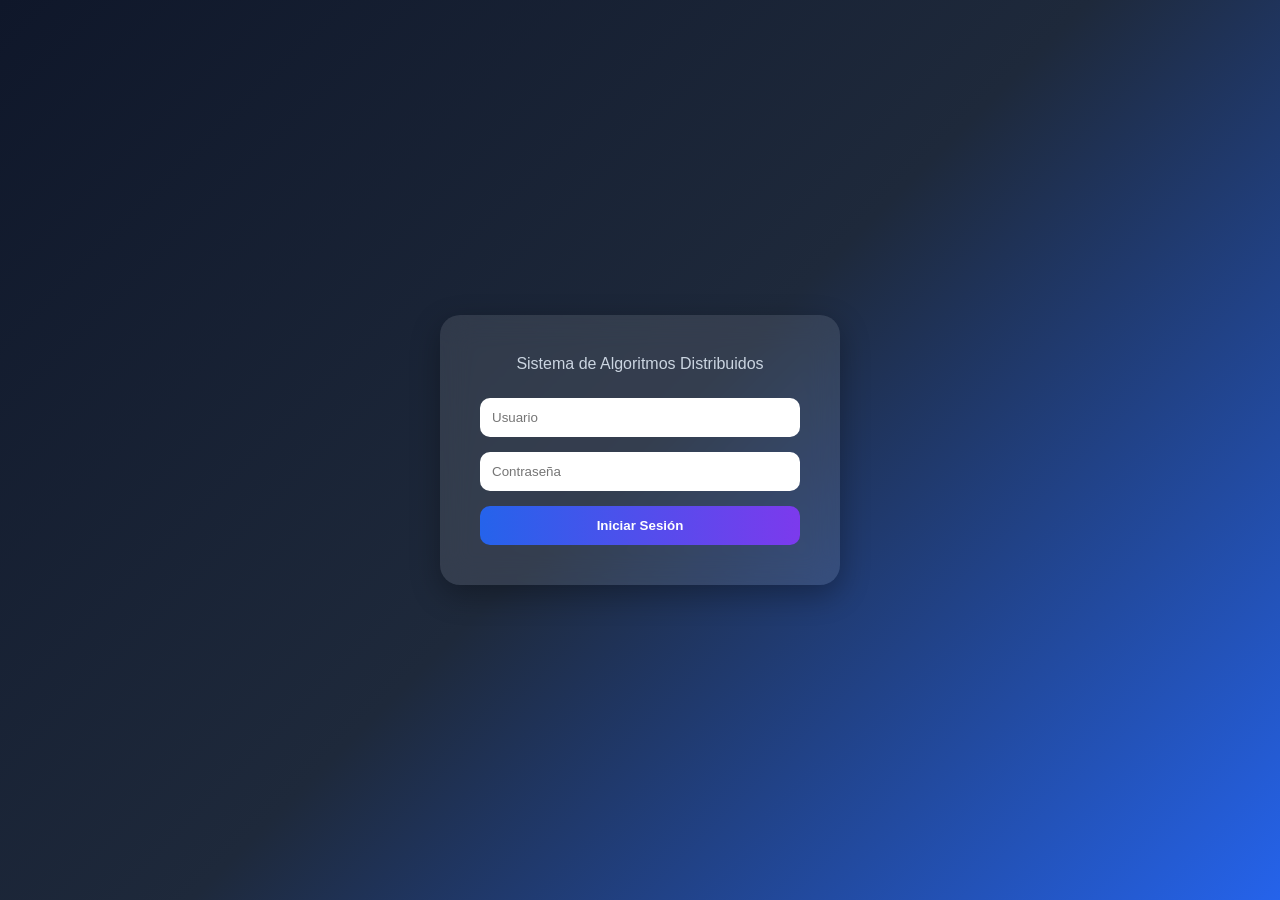
<file: index.html>
<!DOCTYPE html>
<html lang="es">

<head>

<meta charset="UTF-8">

<meta http-equiv="refresh" content="0; url=login.html">

<title>Redireccionando...</title>

</head>

<body>

</body>

</html>
</file>
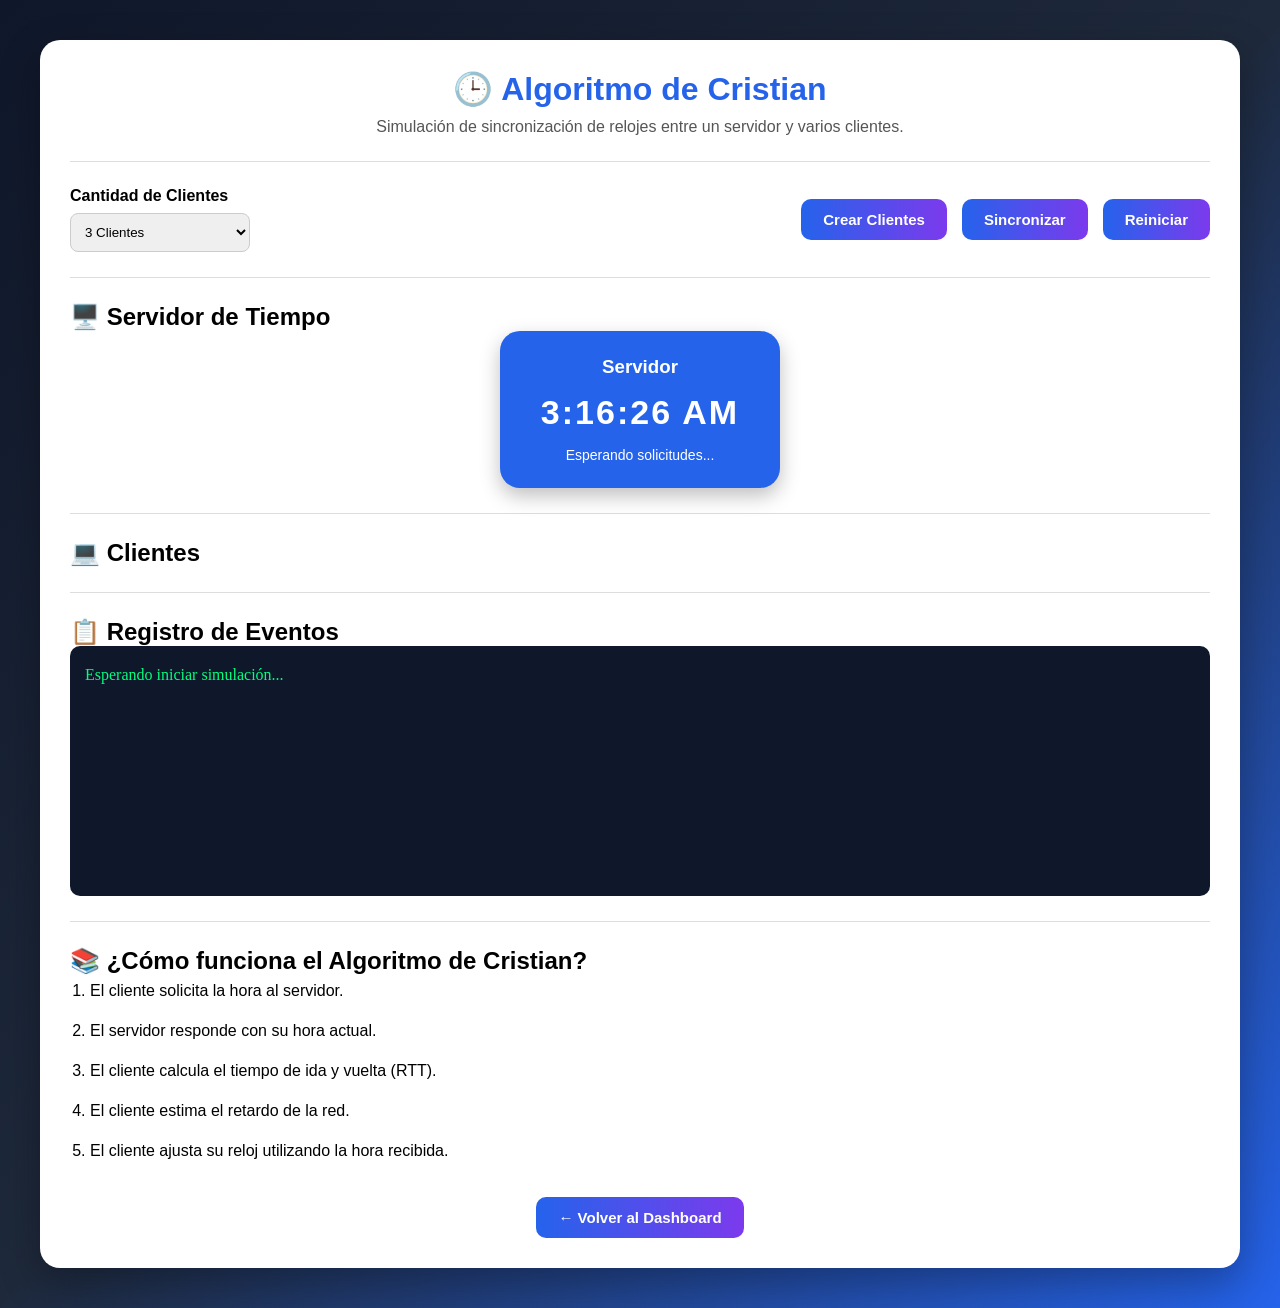
<file: cristian.html>
<!DOCTYPE html>
<html lang="es">

<head>

    <meta charset="UTF-8">

    <meta name="viewport" content="width=device-width, initial-scale=1.0">

    <title>SimuSync | Algoritmo de Cristian</title>

    <link rel="stylesheet" href="cristian.css">

</head>

<body>

    <div class="contenedor">

        <header>

            <h1>🕒 Algoritmo de Cristian</h1>

            <p>
                Simulación de sincronización de relojes entre un servidor y varios clientes.
            </p>

        </header>

        <hr>

        <section class="panel-control">

            <div>

                <label>

                    Cantidad de Clientes

                </label>

                <select id="cantidadClientes">

                    <option value="2">2 Clientes</option>
                    <option value="3" selected>3 Clientes</option>
                    <option value="4">4 Clientes</option>
                    <option value="5">5 Clientes</option>

                </select>

            </div>

            <div class="botones">

                <button id="btnCrear">

                    Crear Clientes

                </button>

                <button id="btnSincronizar">

                    Sincronizar

                </button>

                <button id="btnReiniciar">

                    Reiniciar

                </button>

            </div>

        </section>

        <hr>

        <section>

            <h2>🖥️ Servidor de Tiempo</h2>

            <div class="servidor">

                <div class="card-servidor">

                    <h3>Servidor</h3>

                    <div id="horaServidor" class="reloj">

                        00:00:00

                    </div>

                    <span class="estado-servidor">

                        Esperando solicitudes...

                    </span>

                </div>

            </div>

        </section>

        <hr>

        <section>

            <h2>💻 Clientes</h2>

            <div id="clientes" class="clientes">

            </div>

        </section>

        <hr>

        <section>

            <h2>📋 Registro de Eventos</h2>

            <div id="registro" class="registro">

                Esperando iniciar simulación...

            </div>

        </section>

        <hr>

        <section>

            <h2>📚 ¿Cómo funciona el Algoritmo de Cristian?</h2>

            <ol class="explicacion">

                <li>El cliente solicita la hora al servidor.</li>

                <li>El servidor responde con su hora actual.</li>

                <li>El cliente calcula el tiempo de ida y vuelta (RTT).</li>

                <li>El cliente estima el retardo de la red.</li>

                <li>El cliente ajusta su reloj utilizando la hora recibida.</li>

            </ol>

        </section>

        <div class="volver">

            <button onclick="location.href='dashboard.html'">

                ← Volver al Dashboard

            </button>

        </div>

    </div>

    <script src="cristian.js"></script>

</body>

</html>
</file>
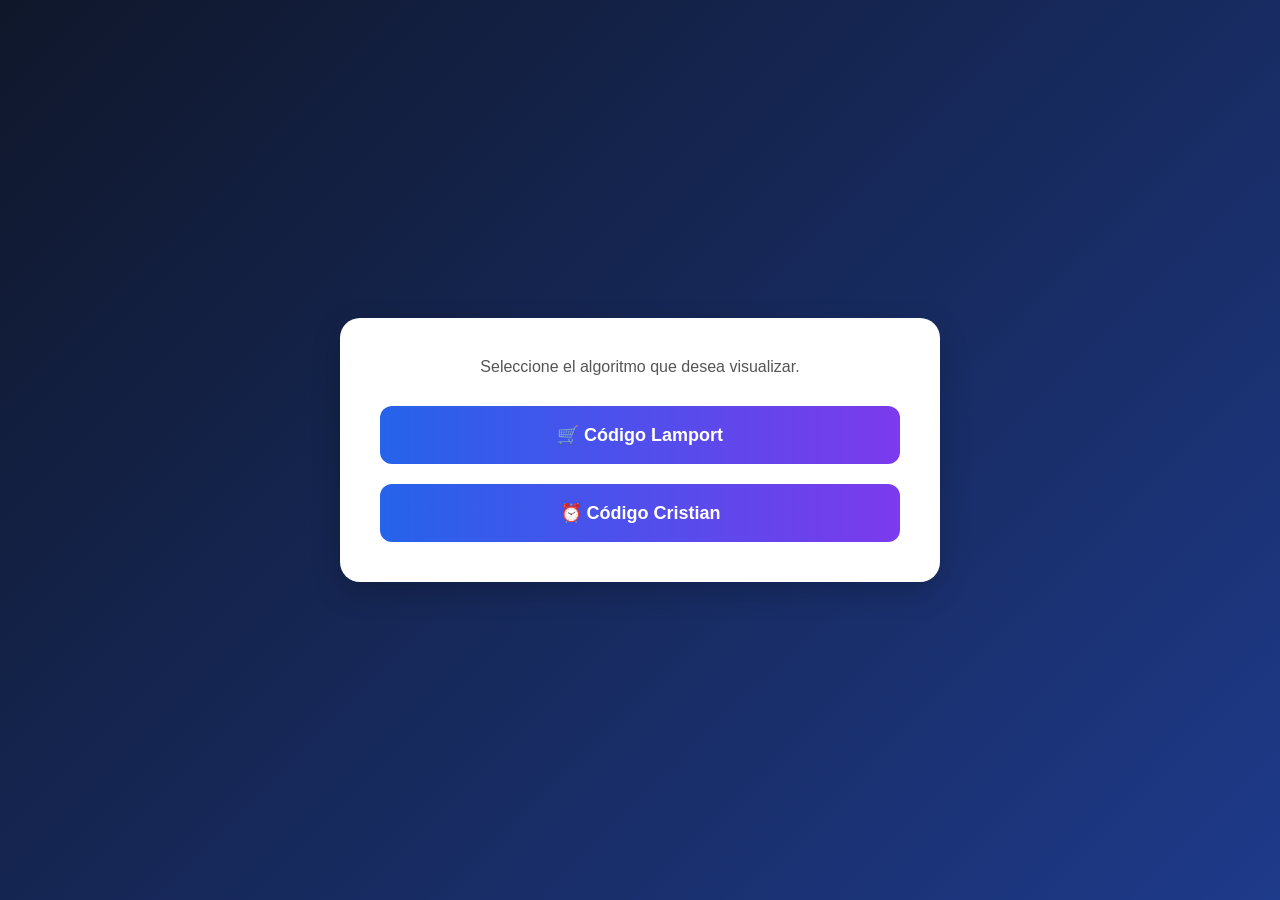
<file: dashboard.html>
<!DOCTYPE html>
<html lang="es">
<head>

<meta charset="UTF-8">
<meta name="viewport" content="width=device-width, initial-scale=1.0">

<title>Dashboard - SimuSync</title>

<link rel="stylesheet" href="dashboard.css">

</head>

<body>

<div class="container">

    
    <p>Seleccione el algoritmo que desea visualizar.</p>

    <div class="botones">

        <button onclick="location.href='lamport.html'">
            🛒 Código Lamport
        </button>

        <button onclick="location.href='cristian.html'">
            ⏰ Código Cristian
        </button>

    </div>

</div>

</body>
</html>
</file>
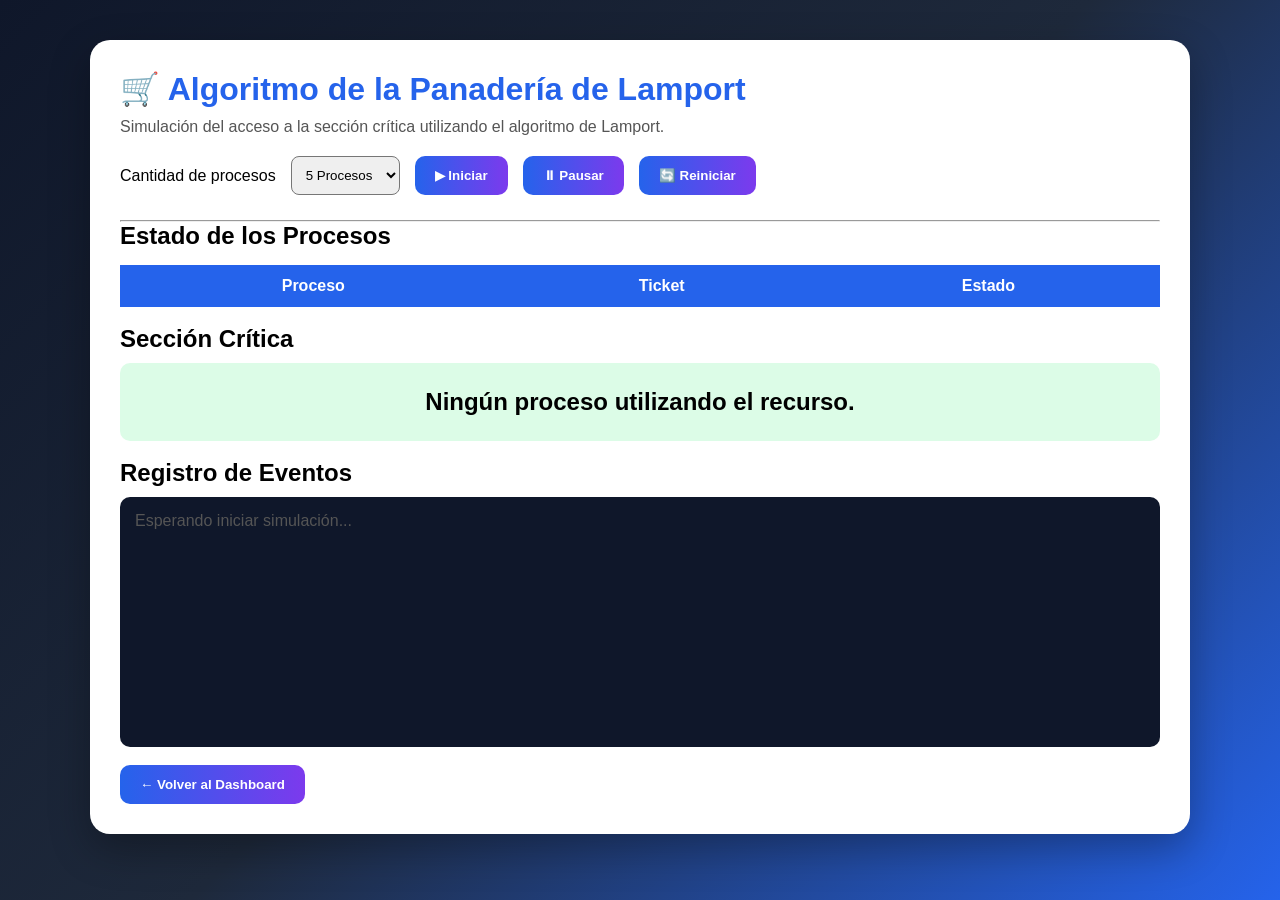
<file: lamport.html>
<!DOCTYPE html>
<html lang="es">

<head>

    <meta charset="UTF-8">
    <meta name="viewport" content="width=device-width, initial-scale=1.0">

    <title>SimuSync | Algoritmo de Lamport</title>

    <link rel="stylesheet" href="lamport.css">

</head>

<body>

    <div class="contenedor">

        <h1>🛒 Algoritmo de la Panadería de Lamport</h1>

        <p>
            Simulación del acceso a la sección crítica utilizando el algoritmo de Lamport.
        </p>

        <div class="panel">

            <label>

                Cantidad de procesos

            </label>

            <select id="cantidadProcesos">

                <option value="2">2 Procesos</option>
                <option value="3">3 Procesos</option>
                <option value="4">4 Procesos</option>
                <option value="5" selected>5 Procesos</option>
                <option value="6">6 Procesos</option>

            </select>

            <button id="btnIniciar">

                ▶ Iniciar

            </button>

            <button id="btnPausar">

                ⏸ Pausar

            </button>

            <button id="btnReiniciar">

                🔄 Reiniciar

            </button>

        </div>

        <hr>

        <h2>Estado de los Procesos</h2>

        <table>

            <thead>

                <tr>

                    <th>Proceso</th>
                    <th>Ticket</th>
                    <th>Estado</th>

                </tr>

            </thead>

            <tbody id="tablaProcesos">

            </tbody>

        </table>

        <br>

        <h2>Sección Crítica</h2>

        <div id="seccionCritica">

            Ningún proceso utilizando el recurso.

        </div>

        <br>

        <h2>Registro de Eventos</h2>

        <div id="registro">

            <p>Esperando iniciar simulación...</p>

        </div>

        <br>

        <button onclick="location.href='dashboard.html'">

            ← Volver al Dashboard

        </button>

    </div>

    <script src="lamport.js"></script>

</body>

</html>
</file>
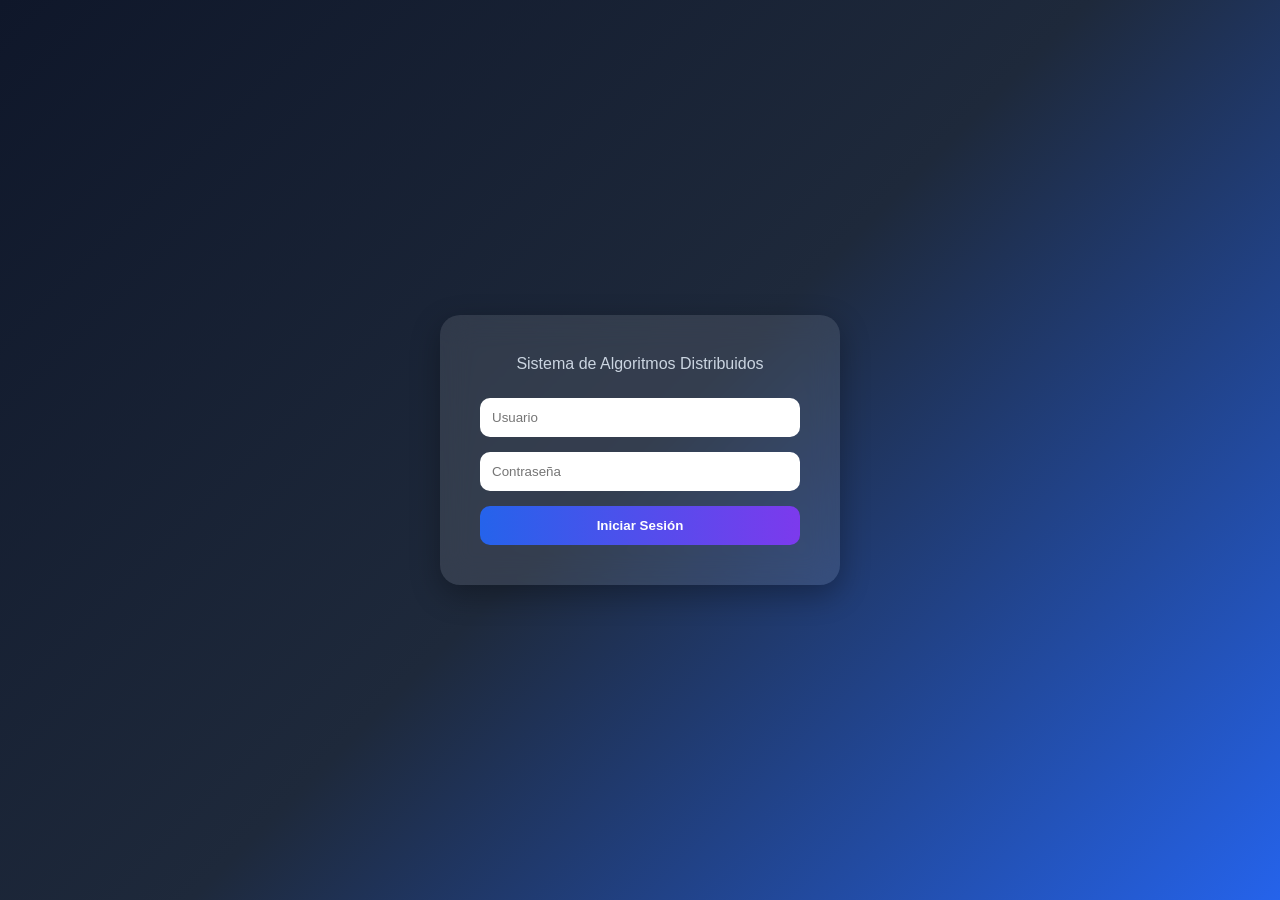
<file: login.html>
<!DOCTYPE html>
<html lang="es">
<head>
<meta charset="UTF-8">
<meta name="viewport" content="width=device-width, initial-scale=1.0">

<title>Login - SimuSync</title>

<link rel="stylesheet" href="style.css">

</head>
<body>

<div class="login-container">

    <div class="login-card">

       

        <p>Sistema de Algoritmos Distribuidos</p>

        <input
            type="text"
            id="usuario"
            placeholder="Usuario">

        <input
            type="password"
            id="password"
            placeholder="Contraseña">

        <button onclick="iniciarSesion()">
            Iniciar Sesión
        </button>

    </div>

</div>

<script src="app.js"></script>

</body>
</html>
</file>
<file: cristian.css>
*{
    margin:0;
    padding:0;
    box-sizing:border-box;
    font-family:Arial, Helvetica, sans-serif;
}

body{

    background:linear-gradient(135deg,#0f172a,#1e293b,#2563eb);

    min-height:100vh;

    padding:40px;

}

.contenedor{

    max-width:1200px;

    margin:auto;

    background:white;

    border-radius:20px;

    padding:30px;

    box-shadow:0 15px 40px rgba(0,0,0,.3);

}

header{

    text-align:center;

    margin-bottom:20px;

}

header h1{

    color:#2563eb;

    margin-bottom:10px;

}

header p{

    color:#555;

}

hr{

    margin:25px 0;

    border:0;

    border-top:1px solid #ddd;

}

.panel-control{

    display:flex;

    justify-content:space-between;

    align-items:center;

    flex-wrap:wrap;

    gap:20px;

}

.panel-control label{

    display:block;

    margin-bottom:8px;

    font-weight:bold;

}

select{

    padding:10px;

    border-radius:8px;

    border:1px solid #ccc;

    min-width:180px;

}

.botones{

    display:flex;

    gap:15px;

    flex-wrap:wrap;

}

button{

    padding:12px 22px;

    border:none;

    border-radius:10px;

    cursor:pointer;

    color:white;

    font-size:15px;

    font-weight:bold;

    background:linear-gradient(90deg,#2563eb,#7c3aed);

    transition:.3s;

}

button:hover{

    transform:translateY(-3px);

}

.servidor{

    display:flex;

    justify-content:center;

}

.card-servidor{

    width:280px;

    background:#2563eb;

    color:white;

    border-radius:20px;

    padding:25px;

    text-align:center;

    box-shadow:0 8px 20px rgba(0,0,0,.25);

}

.card-servidor h3{

    margin-bottom:15px;

}

.reloj{

    font-size:34px;

    font-weight:bold;

    margin:15px 0;

    letter-spacing:2px;

}

.estado-servidor{

    display:block;

    margin-top:10px;

    font-size:14px;

}

.clientes{

    display:grid;

    grid-template-columns:repeat(auto-fit,minmax(220px,1fr));

    gap:20px;

}

.card-cliente{

    background:#f8fafc;

    border-radius:15px;

    padding:20px;

    text-align:center;

    box-shadow:0 5px 15px rgba(0,0,0,.1);

    transition:.3s;

}

.card-cliente:hover{

    transform:scale(1.03);

}

.card-cliente h3{

    color:#2563eb;

    margin-bottom:15px;

}

.hora-cliente{

    font-size:28px;

    font-weight:bold;

    margin:15px 0;

}

.estado{

    margin-top:10px;

    font-weight:bold;

}

.normal{

    color:#2563eb;

}

.solicitando{

    color:#d97706;

}

.sincronizando{

    color:#9333ea;

}

.sincronizado{

    color:#16a34a;

}

.registro{

    background:#0f172a;

    color:#00ff7f;

    height:250px;

    overflow-y:auto;

    border-radius:10px;

    padding:15px;

    font-family:Consolas;

    line-height:1.7;

}

.explicacion{

    margin-left:20px;

    line-height:2;

}

.explicacion li{

    margin-bottom:8px;

}

.volver{

    margin-top:30px;

    text-align:center;

}

@media(max-width:768px){

    .panel-control{

        flex-direction:column;

        align-items:flex-start;

    }

    .botones{

        width:100%;

        justify-content:center;

    }

    .card-servidor{

        width:100%;

    }

}
</file>
<file: dashboard.css>
*{
    margin:0;
    padding:0;
    box-sizing:border-box;
    font-family:Arial, Helvetica, sans-serif;
}

body{

    height:100vh;

    display:flex;
    justify-content:center;
    align-items:center;

    background:linear-gradient(135deg,#0f172a,#1e3a8a);
}

.container{

    width:600px;

    background:white;

    padding:40px;

    border-radius:20px;

    text-align:center;

    box-shadow:0 10px 30px rgba(0,0,0,.2);

}

h1{

    color:#1e3a8a;

    margin-bottom:10px;

}

p{

    margin-bottom:30px;

    color:#555;

}

.botones{

    display:flex;

    flex-direction:column;

    gap:20px;

}

button{

    padding:18px;

    font-size:18px;

    border:none;

    border-radius:12px;

    cursor:pointer;

    color:white;

    font-weight:bold;

    background:linear-gradient(90deg,#2563eb,#7c3aed);

    transition:.3s;

}

button:hover{

    transform:scale(1.05);

}
</file>
<file: lamport.css>
*{
    margin:0;
    padding:0;
    box-sizing:border-box;
    font-family:Arial, Helvetica, sans-serif;
}

body{

    background:linear-gradient(135deg,#0f172a,#1e293b,#2563eb);

    min-height:100vh;

    padding:40px;
}

.contenedor{

    max-width:1100px;

    margin:auto;

    background:white;

    border-radius:20px;

    padding:30px;

    box-shadow:0 15px 40px rgba(0,0,0,.3);
}

h1{

    color:#2563eb;

    margin-bottom:10px;

}

p{

    color:#555;

    margin-bottom:20px;

}

.panel{

    display:flex;

    gap:15px;

    align-items:center;

    flex-wrap:wrap;

    margin-bottom:25px;

}

select{

    padding:10px;

    border-radius:8px;

}

button{

    padding:12px 20px;

    border:none;

    border-radius:10px;

    cursor:pointer;

    color:white;

    font-weight:bold;

    background:linear-gradient(90deg,#2563eb,#7c3aed);

    transition:.3s;

}

button:hover{

    transform:scale(1.05);

}

table{

    width:100%;

    border-collapse:collapse;

    margin-top:15px;

}

th{

    background:#2563eb;

    color:white;

    padding:12px;

}

td{

    padding:12px;

    text-align:center;

    border-bottom:1px solid #ddd;

}

.estado-esperando{

    color:#d97706;

    font-weight:bold;

}

.estado-critica{

    color:#16a34a;

    font-weight:bold;

}

.estado-finalizado{

    color:#64748b;

    font-weight:bold;

}

#seccionCritica{

    margin-top:10px;

    padding:25px;

    border-radius:10px;

    background:#dcfce7;

    text-align:center;

    font-size:24px;

    font-weight:bold;

}

#registro{

    margin-top:10px;

    height:250px;

    overflow-y:auto;

    background:#0f172a;

    color:#00ff7f;

    padding:15px;

    border-radius:10px;

    font-family:Consolas;
}
</file>
<file: style.css>
*{
    margin:0;
    padding:0;
    box-sizing:border-box;
    font-family:Arial, Helvetica, sans-serif;
}

body{

    height:100vh;

    display:flex;
    justify-content:center;
    align-items:center;

    background:linear-gradient(
        135deg,
        #0f172a,
        #1e293b,
        #2563eb
    );
}

.login-card{

    width:400px;

    background:rgba(255,255,255,0.1);

    backdrop-filter:blur(15px);

    padding:40px;

    border-radius:20px;

    text-align:center;

    color:white;

    box-shadow:0 10px 30px rgba(0,0,0,0.3);
}

.login-card h1{
    margin-bottom:10px;
}

.login-card p{
    margin-bottom:25px;
    color:#cbd5e1;
}

input{

    width:100%;

    padding:12px;

    margin-bottom:15px;

    border:none;

    border-radius:10px;

    outline:none;
}

button{

    width:100%;

    padding:12px;

    border:none;

    border-radius:10px;

    cursor:pointer;

    color:white;

    font-weight:bold;

    background:linear-gradient(
        90deg,
        #2563eb,
        #7c3aed
    );
}

button:hover{
    transform:translateY(-2px);
    transition:0.3s;
}
</file>
